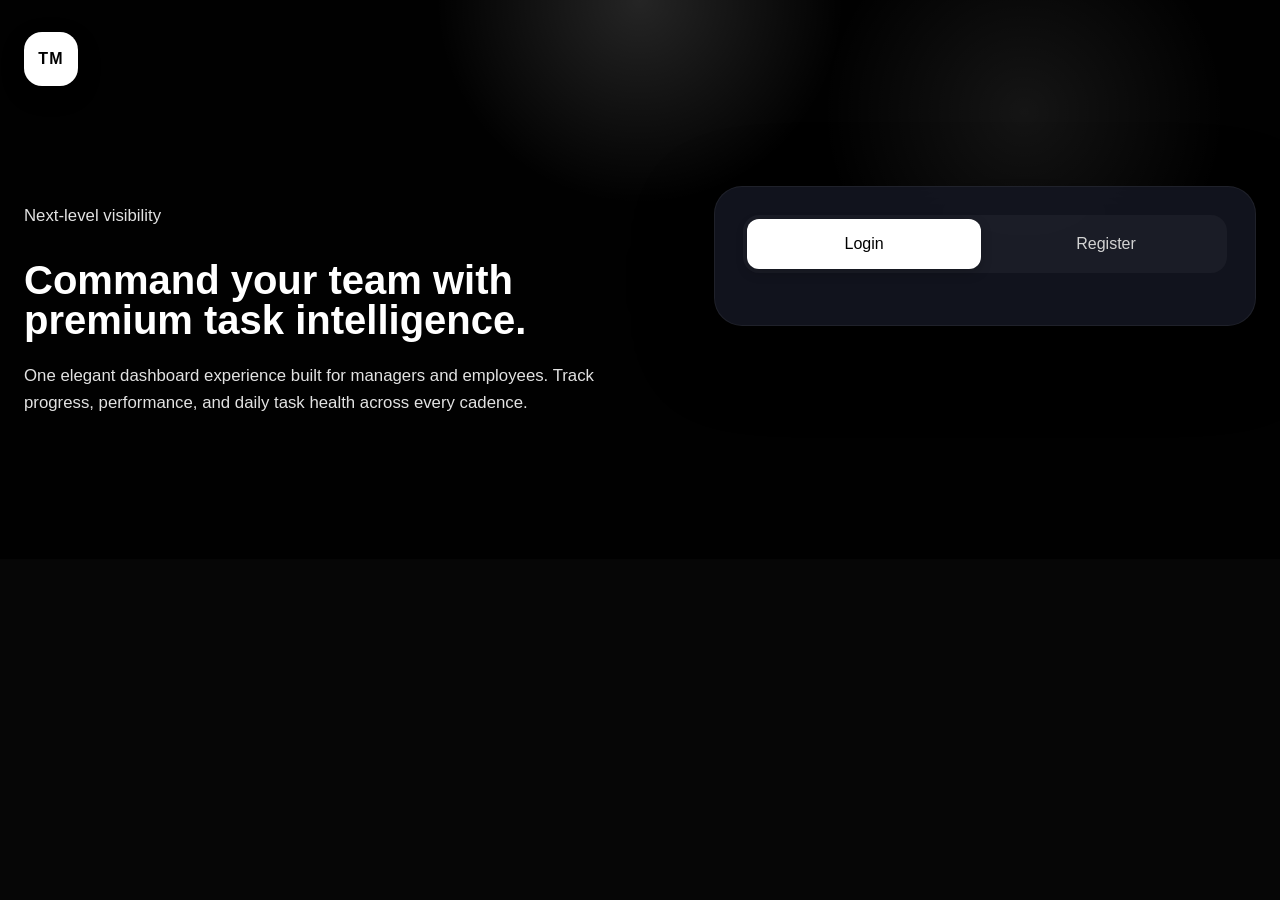
<file: index.html>
<!DOCTYPE html>
<html lang="en">
<head>
  <meta charset="UTF-8" />
  <meta name="viewport" content="width=device-width, initial-scale=1.0" />
  <title>TaskMatrix | Premium Task Management</title>
  <link rel="stylesheet" href="index.css" />
</head>
<body>
  <div class="app-shell">
    <header class="navbar">
      <div class="brand">
        <span class="brand-mark">TM</span>
      </div>
      <nav class="nav-links">
      </nav>
    </header>

    <main class="hero-section">
      <div class="hero-copy">
        <p class="eyebrow">Next-level visibility</p>
        <h2>Command your team with premium task intelligence.</h2>
        <p>One elegant dashboard experience built for managers and employees. Track progress, performance, and daily task health across every cadence.</p>
      </div>

      <div class="hero-panel">
        <div class="panel-card login-card">
          <div class="auth-tabs">
            <button class="tab-button active" id="login-tab">Login</button>
            <button class="tab-button" id="register-tab">Register</button>
          </div>
          <div class="auth-container" id="auth-container">
            <form class="auth-form login-form" id="login-form">
              <div class="input-group">
                <label for="login-email">Email</label>
                <input id="login-email" type="email" placeholder="your@email.com" />
              </div>
              <div class="input-group">
                <label for="login-password">Password</label>
                <input id="login-password" type="password" placeholder="••••••••" />
              </div>
              <button type="submit" class="button button-primary">Login</button>
            </form>
            <form class="auth-form register-form" id="register-form">
              <div class="input-group">
                <label for="register-name">Full Name</label>
                <input id="register-name" type="text" placeholder="John Doe" />
              </div>
              <div class="input-group">
                <label for="register-email">Email</label>
                <input id="register-email" type="email" placeholder="your@email.com" />
              </div>
              <div class="input-group">
                <label for="register-password">Password</label>
                <input id="register-password" type="password" placeholder="••••••••" />
              </div>
              <button type="submit" class="button button-primary">Register</button>
            </form>
          </div>
        </div>
      </div>
    </main>








  </div>
</body>
</html>
</file>
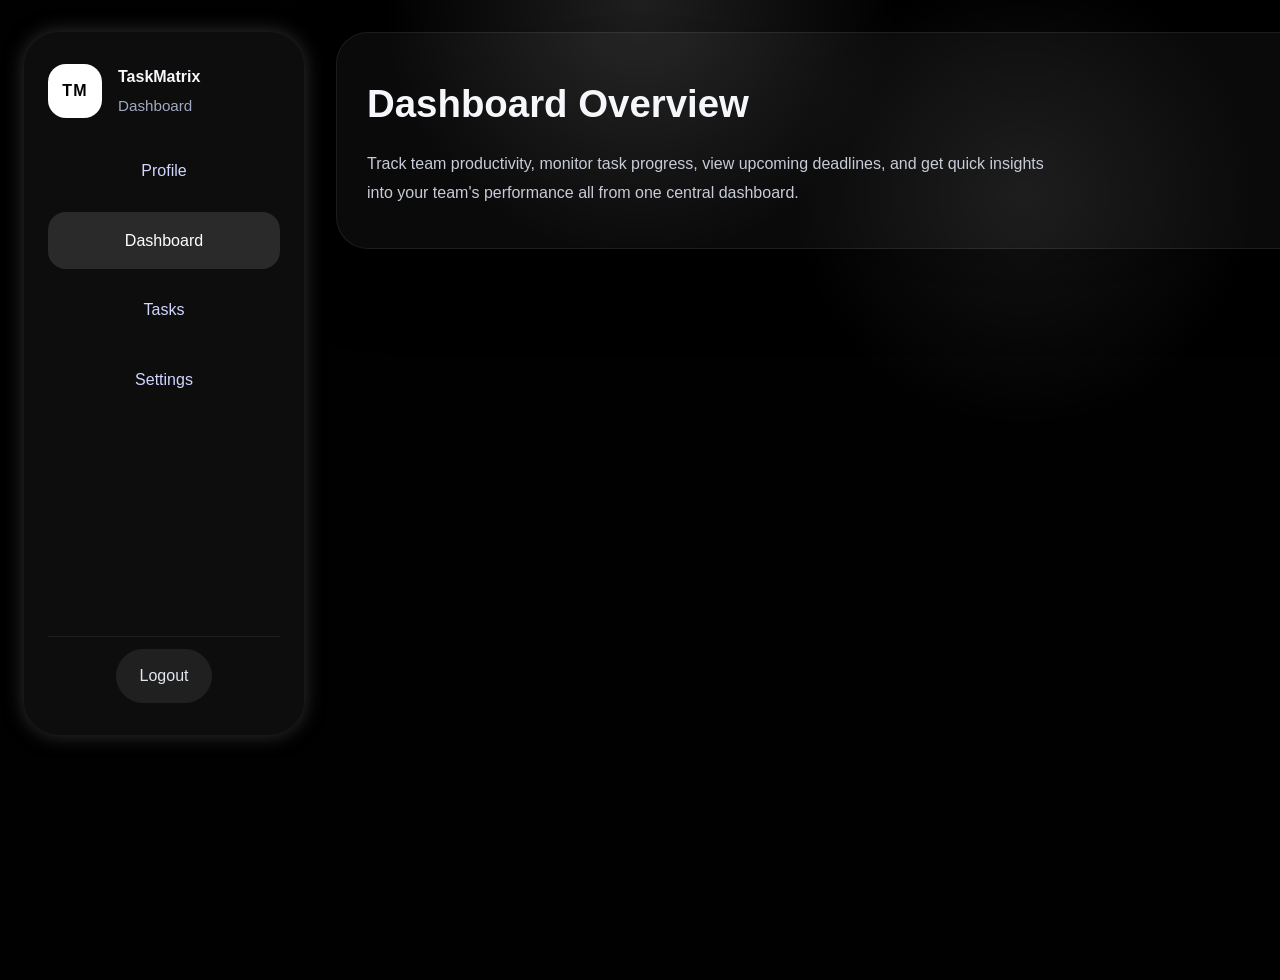
<file: dashboard.html>
<!DOCTYPE html>
<html lang="en">
<head>
  <meta charset="UTF-8" />
  <meta name="viewport" content="width=device-width, initial-scale=1.0" />
  <title>TaskMatrix | Dashboard</title>
  <link rel="stylesheet" href="dashboard.css" />
</head>
<body>
  <div class="app-shell">
    <aside class="sidebar">
      <input id="nav-toggle" type="checkbox" class="nav-toggle-input" />
      <div class="sidebar-top">
        <div class="brand">
       <a href="home.html">  <span class="brand-mark">TM</span></a>
          <div class="brand-copy">
            <span class="brand-title">TaskMatrix</span>
            <span class="brand-subtitle">Dashboard</span>
          </div>
        </div>

        <label for="nav-toggle" class="nav-toggle-btn" aria-label="Toggle menu">
          <span></span>
          <span></span>
          <span></span>
        </label>
      </div>

      <nav class="nav-links">
        <a href="profile.html" ><span>Profile</span></a>
      <a href="dashboard.html" class="active"><span>Dashboard</span></a>
        <a href="tasks.html" ><span>Tasks</span></a>
        <a href="#settings"><span>Settings</span></a>
      </nav>

<div class="footer_empty"></div>  

      <div class="sidebar-footer">
        <button class="button button-secondary">Logout</button>
      </div>
    </aside>

    <main class="main-content">
      <section class="empty-state">
        <h1>Dashboard Overview</h1>
        <p>Track team productivity, monitor task progress, view upcoming deadlines, and get quick insights into your team's performance all from one central dashboard.</p>
      </section>

    
    </main>
  </div>
</body>
</html>
</file>
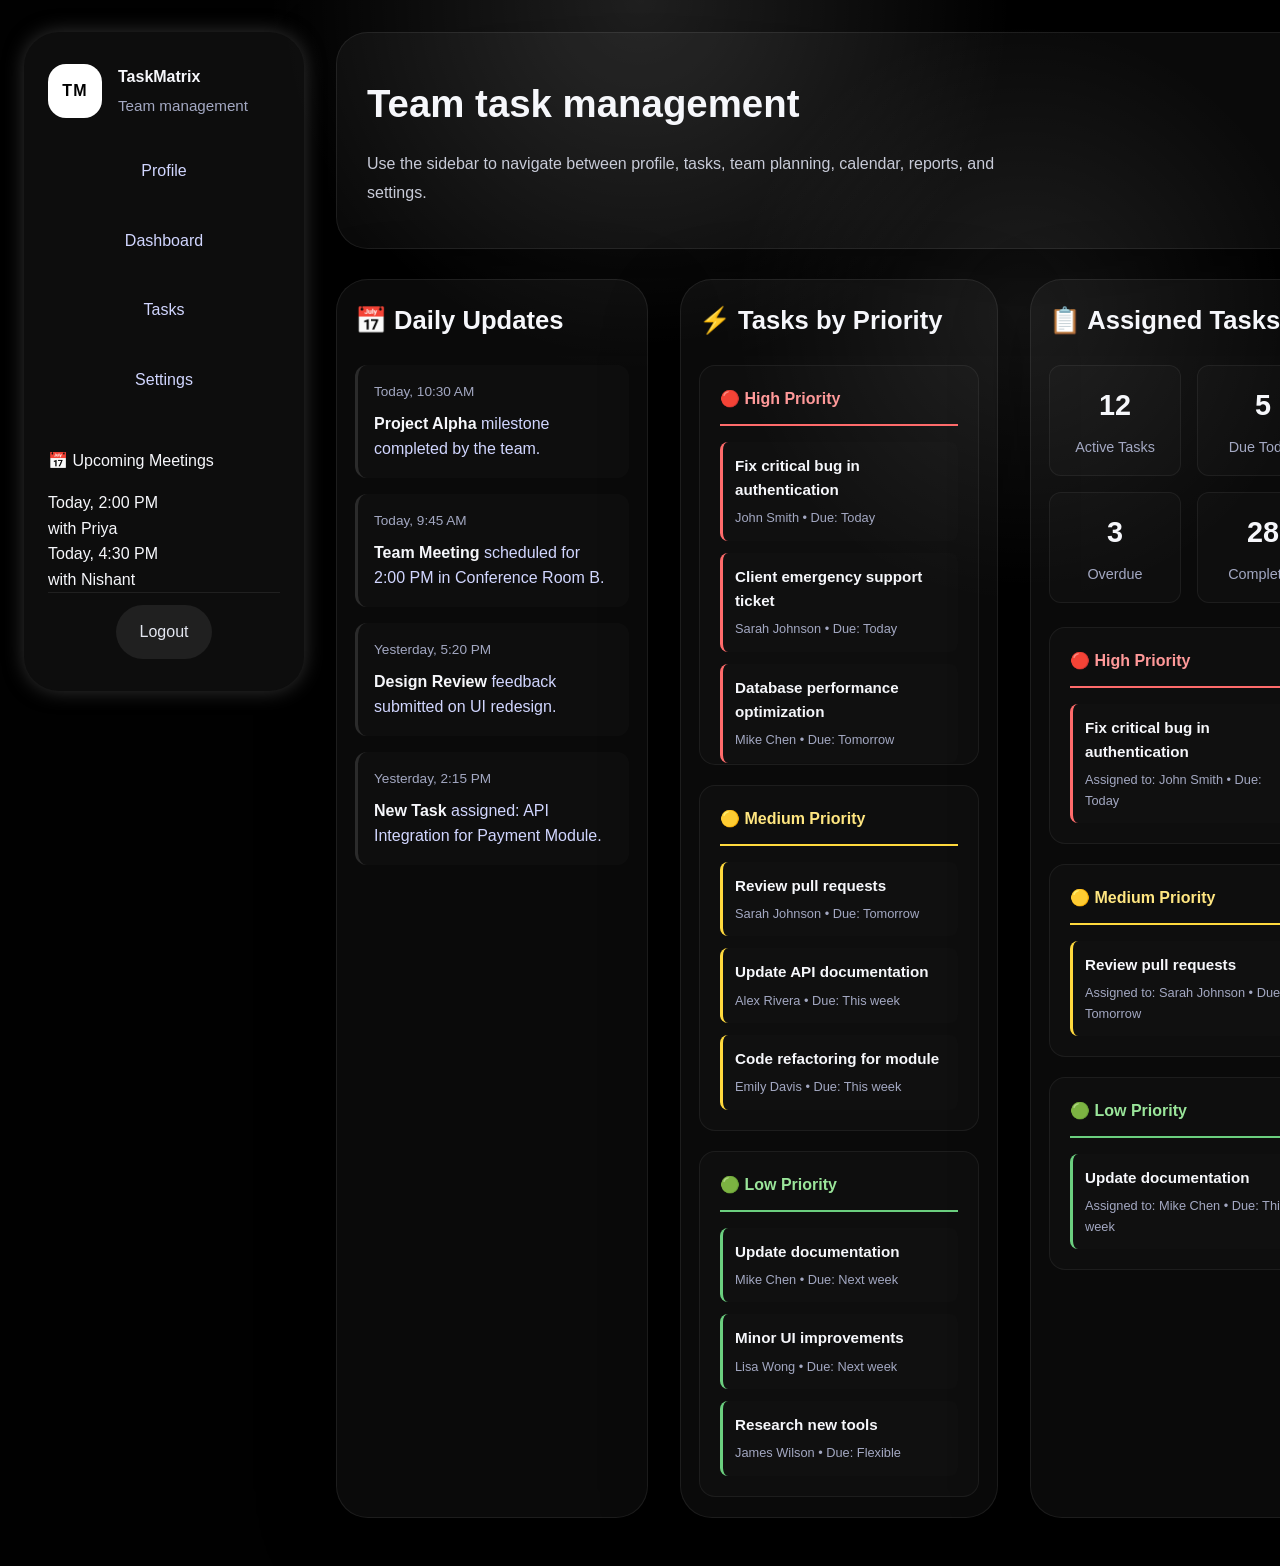
<file: home.html>
<!DOCTYPE html>
<html lang="en">
<head>
  <meta charset="UTF-8" />
  <meta name="viewport" content="width=device-width, initial-scale=1.0" />
  <title>TaskMatrix | Home</title>
  <link rel="stylesheet" href="home.css" />
</head>
<body>
  <div class="app-shell">
    <aside class="sidebar">
      <input id="nav-toggle" type="checkbox" class="nav-toggle-input" />
      <div class="sidebar-top">
        <div class="brand">
       <a href="home.html">  <span class="brand-mark">TM</span></a>
          <div class="brand-copy">
            <span class="brand-title">TaskMatrix</span>
            <span class="brand-subtitle">Team management</span>
          </div>
        </div>

        <label for="nav-toggle" class="nav-toggle-btn" aria-label="Toggle menu">
          <span></span>
          <span></span>
          <span></span>
        </label>
      </div>

      <nav class="nav-links">
        <a href="profile.html" ><span>Profile</span></a>
      <a href="dashboard.html"><span>Dashboard</span></a>
        <a href="tasks.html" ><span>Tasks</span></a>
        <a href="#settings"><span>Settings</span></a>
      </nav>




<div class="meetings-update">
  <div class="meetings-header">
    <p>📅 Upcoming Meetings</p>
    
  </div>
  <div class="meetings-list">
    <div class="meeting-item">
      <div class="meeting-time">Today, 2:00 PM</div>
      <div class="meeting-with">with Priya</div>
    </div>
    <div class="meeting-item">
      <div class="meeting-time">Today, 4:30 PM</div>
      <div class="meeting-with">with Nishant</div>
    </div>
  </div>

      <div class="sidebar-footer">
        <button class="button button-secondary">Logout</button>
      </div>

      
    </aside>

    <main class="main-content">
      <section class="empty-state">
        <h1>Team task management</h1>
        <p>Use the sidebar to navigate between profile, tasks, team planning, calendar, reports, and settings.</p>
      </section>

      <div class="sections-container">
        <section class="daily-updates">
        <h2>📅 Daily Updates</h2>
        <div class="updates-list">
            <div class="update-item">
              <div class="update-time">Today, 10:30 AM</div>
        <p><strong>Project Alpha</strong> milestone completed by the team.</p>
            </div>
           <div class="update-item">
              <div class="update-time">Today, 9:45 AM</div>
      <p><strong>Team Meeting</strong> scheduled for 2:00 PM in Conference Room B.</p>
            </div>
            <div class="update-item">
              <div class="update-time">Yesterday, 5:20 PM</div>
          <p><strong>Design Review</strong> feedback submitted on UI redesign.</p>
            </div>
                   <div class="update-item">
                        <div class="update-time">Yesterday, 2:15 PM</div>
               <p><strong>New Task</strong> assigned: API Integration for Payment Module.</p>
            </div>
          </div>
      </section>

      <section class="priority-tasks">
        <h2>⚡ Tasks by Priority</h2>
        <div class="priority-container">
          <div class="priority-column high-priority">
            <div class="priority-header">🔴 High Priority</div>
            <div class="priority-items">
              <div class="priority-item">
                  <h4>Fix critical bug in authentication</h4>
                <p>John Smith • Due: Today</p>
              </div>
              <div class="priority-item">
                <h4>Client emergency support ticket</h4>
                <p>Sarah Johnson • Due: Today</p>
              </div>
              <div class="priority-item">
                <h4>Database performance optimization</h4>
                <p>Mike Chen • Due: Tomorrow</p>
              </div>
            </div>
          </div>

          <div class="priority-column medium-priority">
            <div class="priority-header">🟡 Medium Priority</div>
            <div class="priority-items">
              <div class="priority-item">
                <h4>Review pull requests</h4>
                <p>Sarah Johnson • Due: Tomorrow</p>
              </div>
              <div class="priority-item">
                <h4>Update API documentation</h4>
                <p>Alex Rivera • Due: This week</p>
              </div>
              <div class="priority-item">
                <h4>Code refactoring for module</h4>
                <p>Emily Davis • Due: This week</p>
              </div>
            </div>
          </div>

          <div class="priority-column low-priority">
            <div class="priority-header">🟢 Low Priority</div>
            <div class="priority-items">
              <div class="priority-item">
                <h4>Update documentation</h4>
                <p>Mike Chen • Due: Next week</p>
              </div>
              <div class="priority-item">
                <h4>Minor UI improvements</h4>
                <p>Lisa Wong • Due: Next week</p>
              </div>
              <div class="priority-item">
                <h4>Research new tools</h4>
                <p>James Wilson • Due: Flexible</p>
              </div>
            </div>
          </div>
        </div>
      </section>

      <section class="assigned-tasks">
        <h2>📋 Assigned Tasks</h2>
        <div class="tasks-summary">
          <div class="task-stat">
            <div class="stat-number">12</div>
            <div class="stat-label">Active Tasks</div>
          </div>
          <div class="task-stat">
            <div class="stat-number">5</div>
            <div class="stat-label">Due Today</div>
          </div>
          <div class="task-stat">
            <div class="stat-number">3</div>
            <div class="stat-label">Overdue</div>
          </div>
          <div class="task-stat">
            <div class="stat-number">28</div>
            <div class="stat-label">Completed</div>
          </div>
        </div>
        <div class="priority-container">
          <div class="priority-column high-priority">
            <div class="priority-header">🔴 High Priority</div>
            <div class="priority-items">
              <div class="priority-item">
                <h4>Fix critical bug in authentication</h4>
                <p>Assigned to: John Smith • Due: Today</p>
              </div>
            </div>
          </div>
          <div class="priority-column medium-priority">
            <div class="priority-header">🟡 Medium Priority</div>
            <div class="priority-items">
              <div class="priority-item">
                <h4>Review pull requests</h4>
                <p>Assigned to: Sarah Johnson • Due: Tomorrow</p>
              </div>
            </div>
          </div>
          <div class="priority-column low-priority">
            <div class="priority-header">🟢 Low Priority</div>
            <div class="priority-items">
              <div class="priority-item">
                <h4>Update documentation</h4>
                <p>Assigned to: Mike Chen • Due: This week</p>
              </div>
            </div>
          </div>
        </div>
      </section>
      </div>
</file>
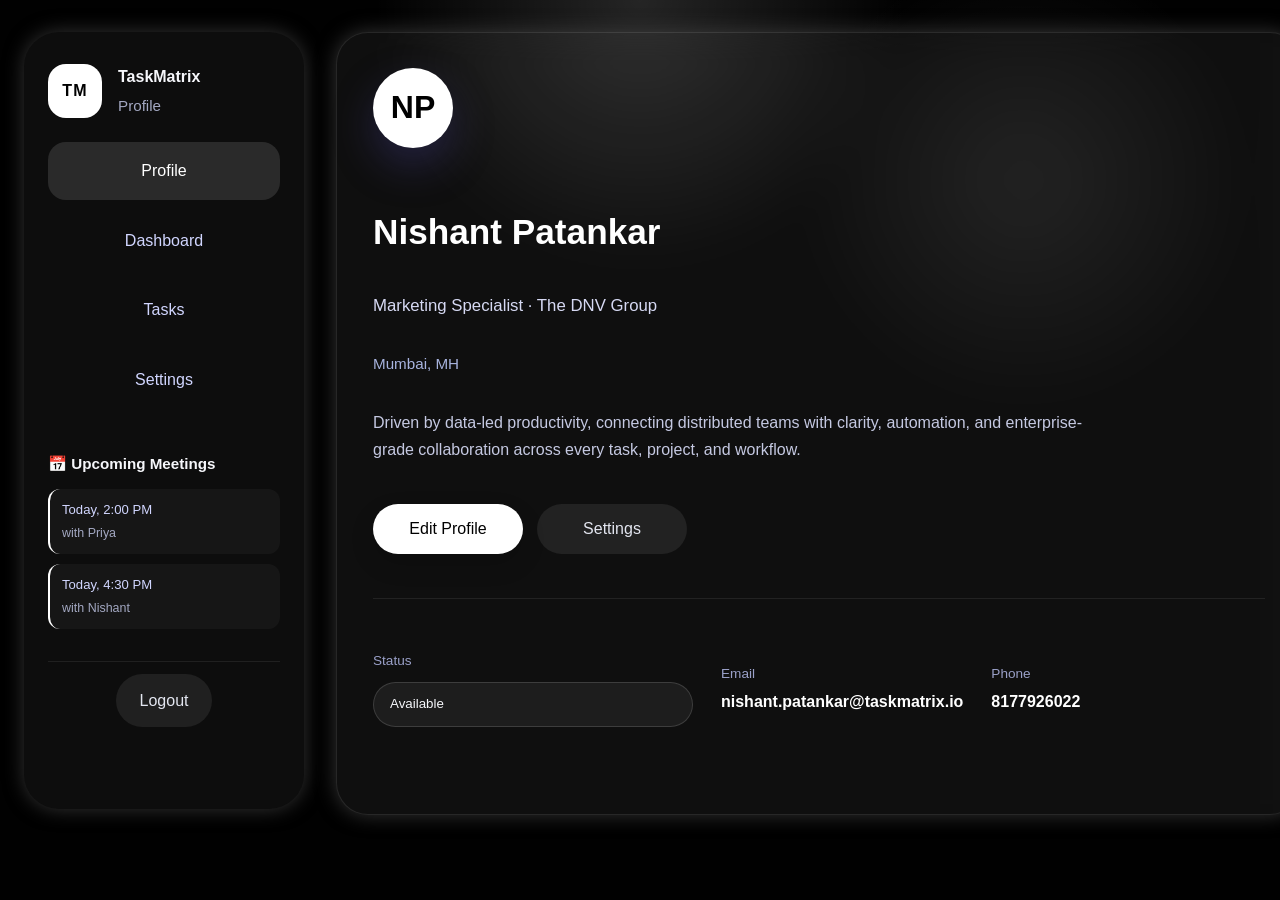
<file: profile.html>
<!DOCTYPE html>
<html lang="en">
<head>
  <meta charset="UTF-8" />
  <meta name="viewport" content="width=device-width, initial-scale=1.0" />
  <title>TaskMatrix | Profile</title>
  <link rel="stylesheet" href="profile.css" />
</head>
<body>
  <div class="app-shell">
    <aside class="sidebar">
      <input id="nav-toggle" type="checkbox" class="nav-toggle-input" />
      <div class="sidebar-top">
        <div class="brand">
          <a href="home.html"><span class="brand-mark">TM</span></a>
          <div class="brand-copy">
            <span class="brand-title">TaskMatrix</span>
            <span class="brand-subtitle">Profile</span>
          </div>
        </div>

        <label for="nav-toggle" class="nav-toggle-btn" aria-label="Toggle menu">
          <span></span>
          <span></span>
          <span></span>
        </label>
      </div>

      <nav class="nav-links">
        <a href="profile.html" class="active"><span>Profile</span></a>
        <a href="dashboard.html"><span>Dashboard</span></a>
        <a href="tasks.html"><span>Tasks</span></a>
        <a href="#settings"><span>Settings</span></a>
      </nav>
 

<div class="meetings-update">
  <div class="meetings-header">
    <p>📅 Upcoming Meetings</p>
    
  </div>
  <div class="meetings-list">
    <div class="meeting-item">
      <div class="meeting-time">Today, 2:00 PM</div>
      <div class="meeting-with">with Priya</div>
    </div>
    <div class="meeting-item">
      <div class="meeting-time">Today, 4:30 PM</div>
      <div class="meeting-with">with Nishant</div>
    </div>
  </div>

      <div class="sidebar-footer">
        <button class="button button-secondary">Logout</button>
      </div>
    </aside>

    <main class="profile-content">
      <section class="profile-hero">
        <div class="profile-header-wrapper">
          <div class="profile-intro">
            <div class="avatar-wrapper">
              <div class="avatar">NP</div>
            </div>
            <div class="intro-content">
              <h1>Nishant Patankar</h1>
              <p class="profile-subtitle">Marketing Specialist · The DNV Group</p>
              <p class="profile-meta">Mumbai, MH</p>
              <p class="profile-bio">Driven by data-led productivity, connecting distributed teams with clarity, automation, and enterprise-grade collaboration across every task, project, and workflow.</p>
              <div class="intro-actions">
                <button class="button button-primary">Edit Profile</button>
                <button class="button button-secondary">Settings</button>
              </div>
            </div>
            <div class="intro-contact">
              <div class="status-field">
                <label for="status-select">Status</label>
                <select id="status-select" class="status-dropdown">
                  <option value="available" selected>Available</option>
                  <option value="busy">Busy</option>
                  <option value="away">Away</option>
                  <option value="do-not-disturb">Do Not Disturb</option>
                  <option value="offline">Offline</option>
               </select>
              </div>
              <div class="contact-item">
                <span>Email</span>
                <strong>nishant.patankar@taskmatrix.io</strong>
              </div>
              <div class="contact-item">
                <span>Phone</span>
                <strong>8177926022</strong>
              </div>
            </div>
          </div>
        </div>

</section>
</main>
</div>
</body>
</html>
</file>
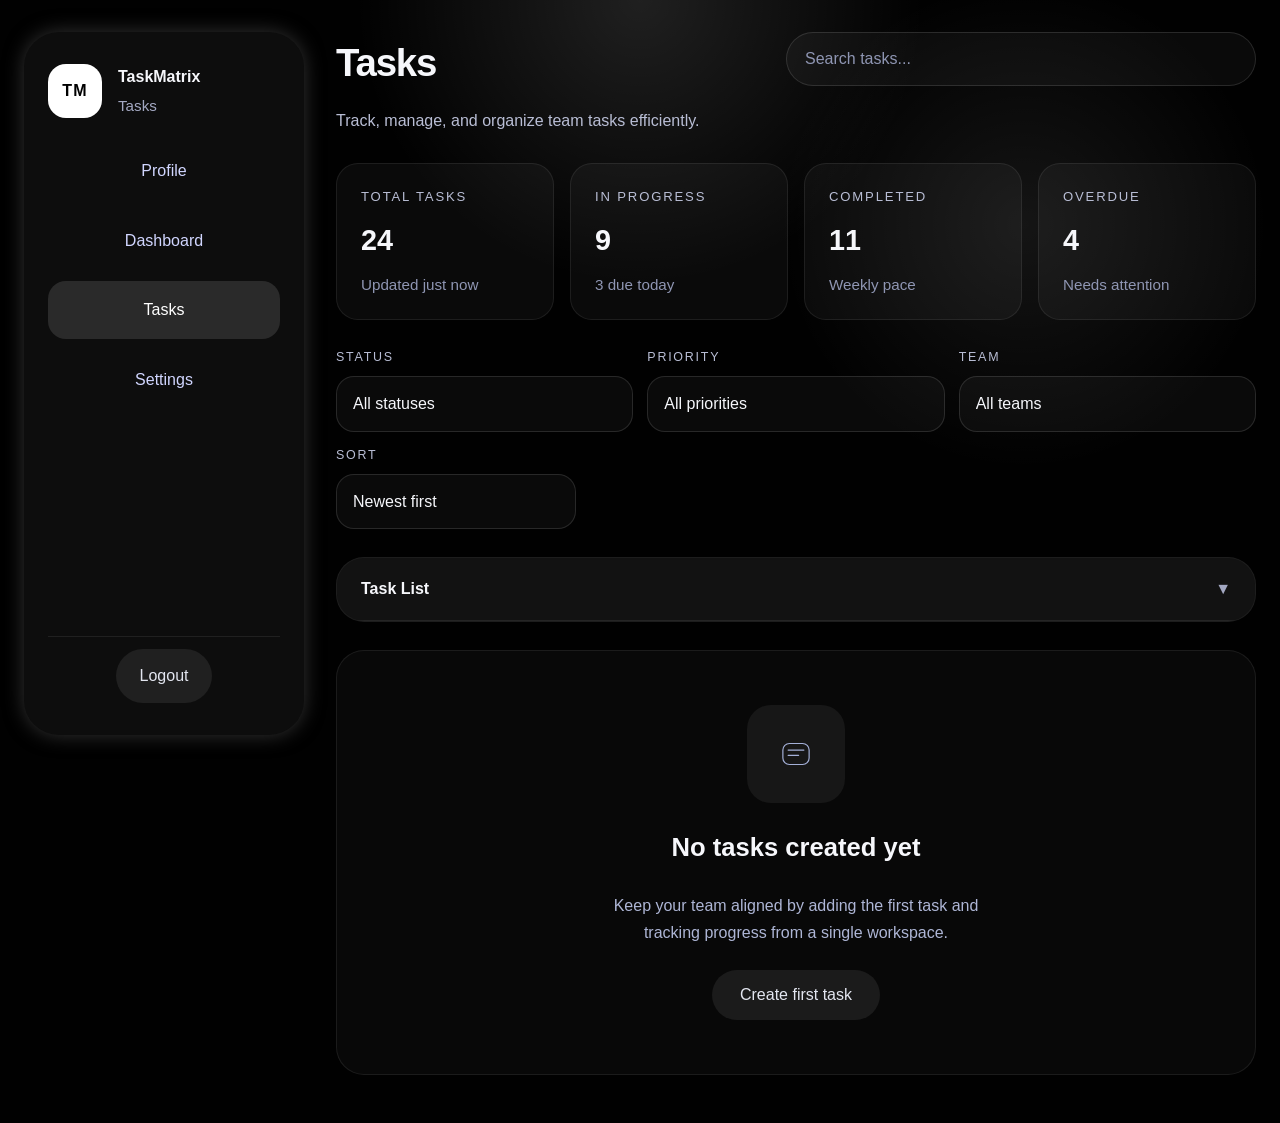
<file: tasks.html>
<!DOCTYPE html>
<html lang="en">
<head>
  <meta charset="UTF-8" />
  <meta name="viewport" content="width=device-width, initial-scale=1.0" />
  <title>TaskMatrix | Tasks</title>
  <link rel="stylesheet" href="tasks.css" />
</head>
<body>
  <div class="app-shell">
    <aside class="sidebar">
      <input id="nav-toggle" type="checkbox" class="nav-toggle-input" />
      <div class="sidebar-top">
        <div class="brand">
          <a href="home.html"><span class="brand-mark">TM</span></a>
          <div class="brand-copy">
            <span class="brand-title">TaskMatrix</span>
            <span class="brand-subtitle">Tasks</span>
          </div>
        </div>

        <label for="nav-toggle" class="nav-toggle-btn" aria-label="Toggle menu">
          <span></span>
          <span></span>
          <span></span>
        </label>
      </div>

      <nav class="nav-links">
        <a href="profile.html"><span>Profile</span></a>
        <a href="dashboard.html"><span>Dashboard</span></a>
        <a href="tasks.html" class="active"><span>Tasks</span></a>
        <a href="#settings"><span>Settings</span></a>
      </nav>

      <div class="footer_empty"></div>  
      <div class="sidebar-footer">
        <button class="button button-secondary">Logout</button>
      </div>
    </aside>

    <main class="main-content">
      <section class="page-top">
        <div class="page-copy">
          <h1>Tasks</h1>
          <p class="page-description">Track, manage, and organize team tasks efficiently.</p>
        </div>

        <div class="page-actions">
          <label class="search-field" for="task-search">
            <span class="visually-hidden">Search tasks</span>
            <input id="task-search" type="search" placeholder="Search tasks..." />
          </label>
        </div>
      </section>

      <section class="overview-strip" aria-label="Task overview stats">
        <div class="overview-item">
          <span class="overview-label">Total Tasks</span>
          <span class="overview-value">24</span>
          <span class="overview-note">Updated just now</span>
        </div>
        <div class="overview-item">
          <span class="overview-label">In Progress</span>
          <span class="overview-value">9</span>
          <span class="overview-note">3 due today</span>
        </div>
        <div class="overview-item">
          <span class="overview-label">Completed</span>
          <span class="overview-value">11</span>
          <span class="overview-note">Weekly pace</span>
        </div>
        <div class="overview-item">
          <span class="overview-label">Overdue</span>
          <span class="overview-value">4</span>
          <span class="overview-note">Needs attention</span>
        </div>
      </section>

      <section class="filters-row" aria-label="Task filters">
        <div class="filter-field">
          <label for="status-filter">Status</label>
          <select id="status-filter">
            <option>All statuses</option>
            <option>In Progress</option>
            <option>Completed</option>
            <option>Pending</option>
            <option>Review</option>
          </select>
        </div>
        <div class="filter-field">
          <label for="priority-filter">Priority</label>
          <select id="priority-filter">
            <option>All priorities</option>
            <option>High</option>
            <option>Medium</option>
            <option>Low</option>
          </select>
        </div>
        <div class="filter-field">
          <label for="team-filter">Team</label>
          <select id="team-filter">
            <option>All teams</option>
            <option>Design</option>
            <option>Engineering</option>
            <option>Product</option>
          </select>
        </div>
        <div class="filter-field sort-field">
          <label for="sort-filter">Sort</label>
          <select id="sort-filter">
            <option>Newest first</option>
            <option>Oldest first</option>
            <option>Due date</option>
            <option>Priority</option>
          </select>
        </div>
      </section>

      <details class="task-table-section" aria-label="Task list"><!-- 388 to 417-->
        <summary class="task-table-summary">Task List</summary>
        <div class="task-table-head" aria-hidden="true">
          <span class="task-column task-checkbox"></span>
          <span class="task-column task-info">Task</span>
          <span class="task-column task-priority">Priority</span>
          <span class="task-column task-status">Status</span>
          <span class="task-column task-owner">Owner</span>
          <span class="task-column task-due">Due</span>
          <span class="task-column task-options"></span>
        </div>

        <ul class="task-list">
          <li class="task-row">
            <label class="task-checkbox">
              <input type="checkbox" />
            </label>
            <div class="task-info">
              <span class="task-title">Work on Website SEO</span>
              <span class="task-note">Complete the SEO tasks and report to rahul sir.</span>
            </div>
            <span class="task-badge priority-high">High</span>
            <span class="status-pill status-in-progress">In Progress</span>
            <span class="task-owner">
              <span class="avatar" data-color="1">NP</span>
              <span>Nishant</span>
            </span>
            <span class="due-date">May 28</span>
            <button class="more-action" aria-label="More options">⋯</button>
          </li>

         

         
        </ul>
      </details>

      <section class="empty-state task-empty-state" aria-label="Empty task state">
        <div class="empty-illustration" aria-hidden="true">
          <svg viewBox="0 0 64 64" xmlns="http://www.w3.org/2000/svg" role="img" aria-hidden="true">
            <rect x="12" y="16" width="40" height="32" rx="10" />
            <path d="M20 26h24M20 34h16" stroke-linecap="round" stroke-linejoin="round" />
          </svg>
        </div>
        <h2>No tasks created yet</h2>
        <p>Keep your team aligned by adding the first task and tracking progress from a single workspace.</p>
        <button class="button button-primary" type="button">Create first task</button>
      </section>
    </main>
</div>
</body>
</html>
</file>
<file: index.css>
:root {
  color-scheme: dark;
  font-family: 'Inter', 'Segoe UI', sans-serif;
  background: #060606;
  color: #f6f7fb;
  font-size: 16px;
  line-height: 1.6;
}

* {
  box-sizing: border-box;
}

html, body {
  margin: 0;
  min-height: 100%;
  scroll-behavior: smooth;
}

body {
  background: radial-gradient(circle at top, rgba(255, 255, 255, 0.14), transparent 24%),
              radial-gradient(circle at 80% 20%, rgba(255, 255, 255, 0.08), transparent 18%),
              #010101;
  animation: backgroundShift 15s ease-in-out infinite alternate;
}

@keyframes backgroundShift {
  0% {
    background: radial-gradient(circle at top, rgba(255, 255, 255, 0.14), transparent 24%),
                radial-gradient(circle at 80% 20%, rgba(255, 255, 255, 0.08), transparent 18%),
                #010101;
  }
  100% {
    background: radial-gradient(circle at top, rgba(255, 255, 255, 0.12), transparent 28%),
                radial-gradient(circle at 80% 20%, rgba(255, 255, 255, 0.06), transparent 22%),
                #010101;
  }
}

a {
  color: inherit;
  text-decoration: none;
}

button,
input,
label {
  font: inherit;
}

.app-shell {
  position: relative;
  max-width: 1320px;
  margin: 0 auto;
  padding: 32px 24px 64px;
}

.navbar {
  display: flex;
  align-items: center;
  justify-content: space-between;
  gap: 24px;
  margin-bottom: 40px;
}

.brand {
  display: flex;
  align-items: center;
  gap: 16px;
}

.brand-mark {
  display: inline-flex;
  align-items: center;
  justify-content: center;
  width: 54px;
  height: 54px;
  border-radius: 18px;
  background: #ffffff;
  color: #000;
  font-weight: 800;
  letter-spacing: 0.08em;
  transition: all 0.3s cubic-bezier(0.34, 1.56, 0.64, 1);
  box-shadow: 0 8px 24px rgba(0, 0, 0, 0.18);
}

.brand-mark:hover {
  transform: scale(1.1) translateY(-2px);
  box-shadow: 0 16px 40px rgba(0, 0, 0, 0.18);
}

.brand h1 {
  margin: 0;
  font-size: 1.4rem;
}

.brand p {
  margin: 4px 0 0;
  color: #d3d3d3;
  font-size: 0.95rem;
}

.nav-links {
  display: flex;
  gap: 28px;
  align-items: center;
  margin-left: auto;
}

.nav-links a {
  color: #e1e1e1;
  font-weight: 500;
  transition: color 0.3s ease;
  position: relative;
}

.nav-links a::after {
  content: '';
  position: absolute;
  bottom: -4px;
  left: 0;
  width: 0;
  height: 2px;
  background: #ffffff;
  transition: width 0.3s ease;
}

.nav-links a:hover {
  color: #ffffff;
}

.nav-links a:hover::after {
  width: 100%;
}

.nav-action,
.button {
  display: inline-flex;
  align-items: center;
  justify-content: center;
  border: none;
  border-radius: 999px;
  padding: 14px 24px;
  cursor: pointer;
  transition: all 0.3s cubic-bezier(0.34, 1.56, 0.64, 1);
  position: relative;
  overflow: hidden;
}

.button::before {
  content: '';
  position: absolute;
  top: 0;
  left: -100%;
  width: 100%;
  height: 100%;
  background: linear-gradient(90deg, transparent, rgba(255,255,255,0.08), transparent);
  transition: left 0.5s ease;
}

.button:hover::before {
  left: 100%;
}

.nav-action,
.button-secondary {
  background: rgba(255, 255, 255, 0.08);
  color: #e3e6f0;
  border: 1px solid rgba(255, 255, 255, 0.1);
  transition: all 0.3s ease;
}

.button-secondary:hover {
  background: rgba(255, 255, 255, 0.12);
  border-color: rgba(255, 255, 255, 0.2);
}

.button-primary {
  background: #ffffff;
  color: #000;
  box-shadow: 0 8px 24px rgba(0, 0, 0, 0.18);
}

.button-primary:hover {
  box-shadow: 0 12px 36px rgba(0, 0, 0, 0.22);
}

.button:hover,
.nav-action:hover,
.role-button:hover {
  transform: translateY(-2px);
}

.hero-section {
  display: grid;
  grid-template-columns: 1.1fr 0.9fr;
  gap: 28px;
  align-items: flex-start;
  margin-top: 100px;
  margin-bottom: 48px;
}

.hero-copy {
  max-width: 620px;
}

.hero-copy h2 {
  font-size: clamp(2.5rem, 3vw, 3.6rem);
  margin: 0 0 22px;
  line-height: 1.02;
  color: #ffffff;
}

.hero-copy p {
  max-width: 620px;
  color: #e2e2e2;
  margin-bottom: 30px;
  font-size: 1.05rem;
}

.hero-actions {
  display: flex;
  flex-wrap: wrap;
  gap: 14px;
  margin-bottom: 32px;
}



.hero-panel {
  display: grid;
  gap: 20px;
}

.panel-card {
  background: rgba(20, 22, 33, 0.88);
  border: 1px solid rgba(255, 255, 255, 0.06);
  border-radius: 28px;
  padding: 28px;
  backdrop-filter: blur(16px);
  box-shadow: 0 24px 80px rgba(0, 0, 0, 0.35);
  transition: all 0.4s cubic-bezier(0.34, 1.56, 0.64, 1);
  animation: slideUp 0.6s ease-out backwards;
}

@keyframes slideUp {
  from {
    opacity: 0;
    transform: translateY(30px);
  }
  to {
    opacity: 1;
    transform: translateY(0);
  }
}

.panel-card:hover {
  transform: translateY(-8px);
  border-color: rgba(255, 255, 255, 0.12);
  box-shadow: 0 32px 100px rgba(255, 255, 255, 0.12);
}

.login-card {
  display: grid;
  gap: 24px;
}

.auth-tabs {
  display: flex;
  gap: 8px;
  background: rgba(255, 255, 255, 0.04);
  border-radius: 16px;
  padding: 4px;
}

.tab-button {
  flex: 1;
  background: transparent;
  border: none;
  border-radius: 12px;
  padding: 12px 16px;
  color: #d3d3d3;
  font-weight: 500;
  cursor: pointer;
  transition: all 0.3s ease;
}

.tab-button.active {
  background: #ffffff;
  color: #000;
  box-shadow: 0 4px 12px rgba(0, 0, 0, 0.18);
}

.auth-container {
  position: relative;
  width: 100%;
  height: auto;
}

.auth-form {
  display: none;
  gap: 20px;
  transition: opacity 0.4s ease;
}

.auth-form.active {
  display: grid;
}


.input-group {
  display: grid;
  gap: 8px;
}

.input-group label {
  font-weight: 500;
  color: #d3d3d3;
}

.input-group input {
  background: rgba(255, 255, 255, 0.06);
  border: 1px solid rgba(255, 255, 255, 0.1);
  border-radius: 12px;
  padding: 14px 16px;
  color: #f6f7fb;
  transition: all 0.3s ease;
}

.input-group input:focus {
  outline: none;
  border-color: #ffffff;
  background: rgba(255, 255, 255, 0.14);
  box-shadow: 0 0 0 3px rgba(255, 255, 255, 0.12);
}

.auth-form button {
  width: 100%;
  margin-top: 8px;
}









@media (max-width: 1100px) {
  .hero-section,
  .hero-panel {
    grid-template-columns: 1fr;
  }

  .hero-section {
    grid-template-columns: 1fr;
  }

  .navbar {
    flex-direction: column;
    align-items: flex-start;
  }

  .nav-links {
    flex-wrap: wrap;
    gap: 16px;
  }
}

@media (max-width: 820px) {
  .app-shell {
    padding: 24px 18px 48px;
  }

  .hero-copy h2 {
    font-size: clamp(2rem, 6vw, 2.8rem);
  }

  .hero-panel {
    gap: 18px;
  }
}

@media (max-width: 640px) {
  .panel-card {
    padding: 24px;
  }

  .nav-links {
    flex-direction: column;
    width: 100%;
  }

  .hero-actions {
    flex-direction: column;
  }
}
</file>
<file: dashboard.css>
:root {
  color-scheme: dark;
  font-family: 'Inter', 'Segoe UI', sans-serif;
  background: #060606;
  color: #f6f7fb;
  font-size: 16px;
  line-height: 1.6;
}

* {
  box-sizing: border-box;
}

html,
body {
  margin: 0;
  min-height: 100%;
}

body {
  background: radial-gradient(circle at top, rgba(255, 255, 255, 0.12), transparent 22%),
    radial-gradient(circle at 80% 20%, rgba(255, 255, 255, 0.08), transparent 18%),
    #010101;
  color: #f6f7fb;
}

a {
  color: inherit;
  text-decoration: none;
}

button,
input,
label {
  font: inherit;
}

button {
  border: none;
  cursor: pointer;
}

.app-shell {
  display: grid;
  grid-template-columns: 280px 1fr;
  gap: 32px;
  max-width: 1320px;
  margin: 0 0 0 0;
  min-height: 100vh;
  padding: 32px 24px 48px;
  
}

.sections-container {
  display: grid;
  grid-template-columns: 1fr 1fr 1fr;
  gap: 32px;
  margin-top: 30px;
}

.sections-container section {
  margin-top: 0;
}

.dashboard-dropdown {
  margin-top: 30px;
  display: grid;
  grid-template-columns: repeat(3, minmax(280px, 1fr));
  gap: 24px;
  align-items: start;
}

.dashboard-details {
  background: rgba(255, 255, 255, 0.04);
  border: 1px solid rgba(255, 255, 255, 0.08);
  border-radius: 32px;
  box-shadow: 0 24px 80px rgba(0, 0, 0, 0.25);
  overflow: hidden;
  margin-bottom: 0;
}

.dashboard-details:last-child {
  margin-bottom: 0;
}

.dashboard-summary {
  display: flex;
  align-items: center;
  justify-content: space-between;
  width: 100%;
  padding: 22px 24px;
  cursor: pointer;
  font-size: clamp(1rem, 1.2vw, 1.2rem);
  font-weight: 600;
  color: #f6f7fb;
  background: rgba(255, 255, 255, 0.03);
  border: none;
}

.dashboard-summary::-webkit-details-marker {
  display: none;
}

.dashboard-summary::after {
  content: "▼";
  color: #a3a8c2;
  margin-left: 1rem;
  transition: transform 0.25s ease;
}

.dashboard-details[open] .dashboard-summary::after {
  transform: rotate(180deg);
}


.sidebar {
  background: rgba(255, 255, 255, 0.05);
  padding: 32px 24px;
  border-radius: 35px;
  display: grid;
  gap: 24px;
  position: sticky;
  box-shadow: 0 0 20px rgba(73, 73, 73, 0.7);
  top: 24px;
  height:fit-content;
  max-height: calc(100vh - 48px);
}


.sidebar-top {
  display: grid;
  gap: 22px;
}

.footer_empty{
  height: 180px;
}

.brand {
  display: flex;
  align-items: center;
  gap: 16px;
}

.brand-mark {
  display: inline-flex;
  align-items: center;
  justify-content: center;
  width: 54px;
  height: 54px;
  border-radius: 18px;
  background: #ffffff;
  color: #000;
  font-weight: 800;
  letter-spacing: 0.08em;
}

.brand-copy {
  display: grid;
  gap: 4px;
}

.brand-title {
  font-weight: 700;
}

.brand-subtitle {
  color: #a3a8c2;
  font-size: 0.95rem;
}

.nav-toggle-input {
  display: none;
}

.nav-toggle-btn {
  display: none;
  width: 44px;
  height: 44px;
  border-radius: 16px;
  border: 1px solid rgba(255, 255, 255, 0.14);
  background: rgba(255, 255, 255, 0.06);
  align-items: center;
  justify-content: center;
  cursor: pointer;
  transition: background 0.25s ease, transform 0.25s ease;
}

.nav-toggle-btn span {
  display: block;
  width: 22px;
  height: 2px;
  background: #f6f7fb;
  border-radius: 999px;
  margin: 4px 0;
  transition: transform 0.25s ease, opacity 0.25s ease;
}

.nav-toggle-input:checked + .nav-toggle-btn {
  background: rgba(255, 255, 255, 0.14);
}

.nav-toggle-input:checked + .nav-toggle-btn span:nth-child(1) {
  transform: translateY(6px) rotate(45deg);
}

.nav-toggle-input:checked + .nav-toggle-btn span:nth-child(2) {
  opacity: 0;
}

.nav-toggle-input:checked + .nav-toggle-btn span:nth-child(3) {
  transform: translateY(-6px) rotate(-45deg);
}

.nav-links {
  display: grid;
  gap: 12px;
}

.nav-links a {
  display: inline-flex;
  align-items: center;
  padding: 16px 18px;
  border-radius: 18px;
  background:transparent;
  color: #d1d6ff;
  font-weight: 500;
  transition: background-color 0.2s ease, color 0.2s ease;
}
.nav-links a.active,
.nav-links a:hover {
  background: rgba(255, 255, 255, 0.12);
  color: #ffffff;
}
.nav-links a:hover {
  background: rgba(255, 255, 255, 0.12);
  color: #ffffff;
  transform: translateY(-4px);
  transition: ease-in-out 0.5s;
}

.nav-links a {
  position: relative;
  display: grid;
  place-items: center;
}

.sidebar-footer {
  padding-top: 12px;
  display: grid;
  place-items: center;
  border-top: 1px solid rgba(255, 255, 255, 0.08);
}

.button,
.nav-action {
  display: inline-flex;
  align-items: center;
  justify-content: center;
  border-radius: 999px;
  padding: 14px 24px;
  transition: transform 0.2s ease, box-shadow 0.2s ease, background-color 0.2s ease;
}

.nav-links a.active,
.nav-links a:hover {
  background: rgba(255, 255, 255, 0.12);
  color: #ffffff;
}

.button,
.button-secondary {
  background: rgba(255, 255, 255, 0.08);
  color: #e3e6f0;
}

.button:hover,
.nav-action:hover {
  transform: translateY(-1px);
}

.main-content {
  display: grid;
  align-content: start;
  min-height: 100vh;
  width: 110%;
}

.empty-state {
  background: rgba(255, 255, 255, 0.04);
  border: 1px solid rgba(255, 255, 255, 0.08);
  border-radius: 32px;
  padding: 40px 30px;
  box-shadow: 0 24px 80px rgba(0, 0, 0, 0.25);
}

.empty-state h1 {
  margin: 0 0 16px;
  font-size: clamp(2rem, 3vw, 2.6rem);
}

.empty-state p {
  margin: 0;
  max-width: 680px;
  color: #c8cbd8;
  line-height: 1.8;
}




@media (max-width: 980px) {
  .app-shell {
    grid-template-columns: 1fr;
    padding: 24px 18px 40px;
  }

  .sidebar {
    position: relative;
    top: auto;
    width: 100%;
    min-width: auto;
  }

  .nav-toggle-btn {
    display: inline-flex;
  }

  .nav-links {
    max-height: 0;
    overflow: hidden;
    opacity: 0;
    pointer-events: none;
    transition: max-height 0.3s ease, opacity 0.3s ease, padding 0.3s ease;
  }

  .nav-toggle-input:checked ~ .nav-links {
    max-height: 600px;
    opacity: 1;
    pointer-events: auto;
    padding-bottom: 10px;
  }

  .sidebar-footer {
    max-height: 0;
    overflow: hidden;
    opacity: 0;
    transition: max-height 0.3s ease, opacity 0.3s ease;
  }

  .nav-toggle-input:checked ~ .sidebar-footer {
    max-height: 100px;
    opacity: 1;
  }

  .main-content{
    width: auto;
  }

  .daily-updates,
  .assigned-tasks,
  .priority-tasks,
  .team-metrics {
    padding: 28px 24px;
    margin-top: 24px;
  }

  .tasks-summary,
  .metrics-grid,
  .priority-container {
    grid-template-columns: repeat(2, 1fr);
  }



@media (max-width: 640px) {
  .sidebar {
    padding: 22px 18px;
  }

  .empty-state {
    padding: 28px 24px;
  }

  .daily-updates,
  .assigned-tasks,
  .priority-tasks,
  .team-metrics {
    padding: 24px 18px;
    margin-top: 18px;
  }

  .nav-links a {
    padding: 14px 16px;
  }

  .update-item {
    padding: 12px;
  }

  .task-item {
    padding: 12px;
  }

  .priority-item {
    padding: 10px;
  }

  .priority-column {
    max-height: 300px;
  }

  .priority-container {
    grid-template-columns: 1fr;
  }

 

  .metric-card {
    padding: 16px;
  }
}

@media (max-width: 520px) {
  .nav-links {
    grid-template-columns: repeat(4, minmax(0, 1fr));
    gap: 10px;
  }

  .nav-links a {
    justify-content: center;
    padding: 14px 0;
  }

  .nav-links a::before {
    margin-right: 0;
  }

  .nav-links a span {
    display: none;
  }
}
}
</file>
<file: home.css>
:root {
  color-scheme: dark;
  font-family: 'Inter', 'Segoe UI', sans-serif;
  background: #060606;
  color: #f6f7fb;
  font-size: 16px;
  line-height: 1.6;
}

* {
  box-sizing: border-box;
}

html,
body {
  margin: 0;
  min-height: 100%;
}

body {
  background: radial-gradient(circle at top, rgba(255, 255, 255, 0.12), transparent 22%),
    radial-gradient(circle at 80% 20%, rgba(255, 255, 255, 0.08), transparent 18%),
    #010101;
  color: #f6f7fb;
}

a {
  color: inherit;
  text-decoration: none;
}

button,
input,
label {
  font: inherit;
}

button {
  border: none;
  cursor: pointer;
}

.app-shell {
  display: grid;
  grid-template-columns: 280px 1fr;
  gap: 32px;
  max-width: 1320px;
  margin: 0 0 0 0;
  min-height: 100vh;
  padding: 32px 24px 48px;
  
}

.sections-container {
  display: grid;
  grid-template-columns: 1fr 1fr 1fr;
  gap: 32px;
 margin-top: 30px;
}

.sections-container section {
  margin-top: 0;
}


.sidebar {
  background: rgba(255, 255, 255, 0.05);
  padding: 32px 24px;
  border-radius: 35px;
  display: grid;
  gap: 24px;
  position: sticky;
  box-shadow: 0 0 20px rgba(73, 73, 73, 0.7);
  top: 24px;
  height:fit-content;
  max-height: calc(100vh - 48px);
}


.sidebar-top {
  display: grid;
  gap: 22px;
}

.brand {
  display: flex;
  align-items: center;
  gap: 16px;
}

.brand-mark {
  display: inline-flex;
  align-items: center;
  justify-content: center;
  width: 54px;
  height: 54px;
  border-radius: 18px;
  background: #ffffff;
  color: #000;
  font-weight: 800;
  letter-spacing: 0.08em;
}

.brand-copy {
  display: grid;
  gap: 4px;
}

.brand-title {
  font-weight: 700;
}

.brand-subtitle {
  color: #a3a8c2;
  font-size: 0.95rem;
}

.nav-toggle-input {
  display: none;
}

.nav-toggle-btn {
  display: none;
  width: 44px;
  height: 44px;
  border-radius: 16px;
  border: 1px solid rgba(255, 255, 255, 0.14);
  background: rgba(255, 255, 255, 0.06);
  align-items: center;
  justify-content: center;
  cursor: pointer;
  transition: background 0.25s ease, transform 0.25s ease;
}

.nav-toggle-btn span {
  display: block;
  width: 22px;
  height: 2px;
  background: #f6f7fb;
  border-radius: 999px;
  margin: 4px 0;
  transition: transform 0.25s ease, opacity 0.25s ease;
}

.nav-toggle-input:checked + .nav-toggle-btn {
  background: rgba(255, 255, 255, 0.14);
}

.nav-toggle-input:checked + .nav-toggle-btn span:nth-child(1) {
  transform: translateY(6px) rotate(45deg);
}

.nav-toggle-input:checked + .nav-toggle-btn span:nth-child(2) {
  opacity: 0;
}

.nav-toggle-input:checked + .nav-toggle-btn span:nth-child(3) {
  transform: translateY(-6px) rotate(-45deg);
}

.nav-links {
  display: grid;
  gap: 12px;
}

.nav-links a {
  display: inline-flex;
  align-items: center;
  padding: 16px 18px;
  border-radius: 18px;
  background:transparent;
  color: #d1d6ff;
  font-weight: 500;
  transition: background-color 0.2s ease, color 0.2s ease;
}

.nav-links a:hover {
  background: rgba(255, 255, 255, 0.12);
  color: #ffffff;
  transform: translateY(-4px);
  transition: ease-in-out 0.5s;
}

.nav-links a {
  position: relative;
  display: grid;
  place-items: center;
}


.sidebar-footer {
  padding-top: 12px;
  display: grid;
  place-items: center;
  border-top: 1px solid rgba(255, 255, 255, 0.08);
}

.button,
.nav-action {
  display: inline-flex;
  align-items: center;
  justify-content: center;
  border-radius: 999px;
  padding: 14px 24px;
  transition: transform 0.2s ease, box-shadow 0.2s ease, background-color 0.2s ease;
}

.button,
.button-secondary {
  background: rgba(255, 255, 255, 0.08);
  color: #e3e6f0;
}

.button:hover,
.nav-action:hover {
  transform: translateY(-1px);
}

.main-content {
  display: grid;
  align-content: start;
  min-height: 100vh;
  width: 110%;
}

.empty-state {
  background: rgba(255, 255, 255, 0.04);
  border: 1px solid rgba(255, 255, 255, 0.08);
  border-radius: 32px;
  padding: 40px 30px;
  box-shadow: 0 24px 80px rgba(0, 0, 0, 0.25);
}

.empty-state h1 {
  margin: 0 0 16px;
  font-size: clamp(2rem, 3vw, 2.6rem);
}

.empty-state p {
  margin: 0;
  max-width: 680px;
  color: #c8cbd8;
  line-height: 1.8;
}

.daily-updates,
.assigned-tasks,
.team-metrics {
  background: rgba(255, 255, 255, 0.04);
  border: 1px solid rgba(255, 255, 255, 0.08);
  border-radius: 32px;
  padding: 20px 18px;
  box-shadow: 0 24px 80px rgba(0, 0, 0, 0.25);
  margin-top: 32px;
}

.daily-updates h2,
.priority-tasks h2,
.assigned-tasks h2 {
  margin: 0 0 24px;
  font-size: clamp(1.3rem, 2vw, 1.8rem);
  font-weight: 600;
}

.updates-list {
  display: grid;
  gap: 16px;
}

.update-item {
  padding: 16px;
  background: rgba(255, 255, 255, 0.02);
  border-radius: 12px;
  border-left: 3px solid rgba(255, 255, 255, 0.12);
}

.update-time {
  font-size: 0.85rem;
  color: #a3a8c2;
  margin-bottom: 8px;
}

.update-item p {
  margin: 0;
  color: #d1d6ff;
  line-height: 1.6;
}

.update-item strong {
  color: #f6f7fb;
}

.priority-tasks {
  background: rgba(255, 255, 255, 0.04);
  border: 1px solid rgba(255, 255, 255, 0.08);
  border-radius: 32px;
  padding: 20px 18px;
  box-shadow: 0 24px 80px rgba(0, 0, 0, 0.25);
  margin-top: 0;
}

.priority-container {
  display: grid;
  grid-template-columns: repeat(auto-fit, minmax(280px, 1fr));
  gap: 20px;
}

.priority-column {
  background: rgba(255, 255, 255, 0.02);
  border: 1px solid rgba(255, 255, 255, 0.06);
  border-radius: 16px;
  padding: 20px;
  overflow-y: auto;
  max-height: 400px;
}

.priority-header {
  font-weight: 600;
  margin-bottom: 16px;
  padding-bottom: 12px;
  border-bottom: 2px solid rgba(255, 255, 255, 0.08);
  color: #f6f7fb;
}

.high-priority .priority-header {
  border-bottom-color: #ff6b6b;
  color: #ff9999;
}

.medium-priority .priority-header {
  border-bottom-color: #ffd93d;
  color: #ffe680;
}

.low-priority .priority-header {
  border-bottom-color: #6bcf7f;
  color: #9ae59a;
}

.priority-items {
  display: grid;
  gap: 12px;
}

.priority-item {
  background: rgba(255, 255, 255, 0.008);
  padding: 12px;
  border-radius: 8px;
  border-left: 3px solid rgba(255, 255, 255, 0.12);
}

.high-priority .priority-item {
  border-left-color: #ff6b6b;
}

.medium-priority .priority-item {
  border-left-color: #ffd93d;
}

.low-priority .priority-item {
  border-left-color: #6bcf7f;
}

.priority-item h4 {
  margin: 0 0 6px;
  font-size: 0.95rem;
  color: #f6f7fb;
}

.priority-item p {
  margin: 0;
  font-size: 0.8rem;
  color: #a3a8c2;
}

.tasks-summary {
  display: grid;
  grid-template-columns: repeat(auto-fit, minmax(120px, 1fr));
  gap: 16px;
  margin-bottom: 24px;
}

.task-stat {
  background: rgba(255, 255, 255, 0.02);
  border: 1px solid rgba(255, 255, 255, 0.06);
  border-radius: 12px;
  padding: 16px;
  text-align: center;
}


.task-stat:hover{
  transform: translateY(-5px);
  transition: ease-in-out 0.5s;
  box-shadow:0px 14px 25px 5px rgba(156, 156, 156, 0.25) ;
}

.stat-number {
  font-size: 1.8rem;
  font-weight: bold;
  color: #f6f7fb;
  margin-bottom: 8px;
}

.stat-label {
  font-size: 0.9rem;
  color: #a3a8c2;
}

.tasks-list {
  display: grid;
  gap: 12px;
}

.task-item {
  display: flex;
  align-items: flex-start;
  gap: 12px;
  padding: 16px;
  background: rgba(255, 255, 255, 0.02);
  border-radius: 12px;
  border: 1px solid rgba(255, 255, 255, 0.06);
}

.task-priority {
  width: 4px;
  height: 60px;
  border-radius: 999px;
  flex-shrink: 0;
}

.task-priority.high {
  background: #ff6b6b;
}

.task-priority.medium {
  background: #ffd93d;
}

.task-priority.low {
  background: #6bcf7f;
}

.task-details h4 {
  margin: 0 0 4px;
  font-size: 1rem;
  color: #f6f7fb;
}

.task-details p {
  margin: 0;
  font-size: 0.85rem;
  color: #a3a8c2;
}

.metrics-grid {
  display: grid;
  grid-template-columns: repeat(auto-fit, minmax(200px, 1fr));
  gap: 20px;
}

.metric-card {
  background: rgba(255, 255, 255, 0.02);
  border: 1px solid rgba(255, 255, 255, 0.06);
  border-radius: 12px;
  padding: 20px;
}

.metric-title {
  font-size: 0.95rem;
  color: #d1d6ff;
  margin-bottom: 12px;
  font-weight: 500;
}

.metric-bar {
  height: 8px;
  background: rgba(255, 255, 255, 0.08);
  border-radius: 999px;
  overflow: hidden;
  margin-bottom: 12px;
}

.metric-progress {
  height: 100%;
  background: linear-gradient(90deg, #6bcf7f, #4db66d);
  border-radius: 999px;
  transition: width 0.3s ease;
}

.metric-value {
  font-size: 0.85rem;
  color: #a3a8c2;
  text-align: right;
}

@media (max-width: 980px) {
  .app-shell {
    grid-template-columns: 1fr;
    padding: 24px 18px 40px;
  }

  .sidebar {
    position: relative;
    top: auto;
    width: 100%;
    min-width: auto;
  }

  .nav-toggle-btn {
    display: inline-flex;
  }

  .nav-links {
    max-height: 0;
    overflow: hidden;
    opacity: 0;
    pointer-events: none;
    transition: max-height 0.3s ease, opacity 0.3s ease, padding 0.3s ease;
  }

  .nav-toggle-input:checked ~ .nav-links {
    max-height: 600px;
    opacity: 1;
    pointer-events: auto;
    padding-bottom: 10px;
  }

  .sidebar-footer {
    max-height: 0;
    overflow: hidden;
    opacity: 0;
    transition: max-height 0.3s ease, opacity 0.3s ease;
  }

  .nav-toggle-input:checked ~ .sidebar-footer {
    max-height: 100px;
    opacity: 1;
  }

  .main-content{
    width: auto;
  }

  .daily-updates,
  .assigned-tasks,
  .priority-tasks,
  .team-metrics {
    padding: 28px 24px;
    margin-top: 24px;
  }

  .tasks-summary,
  .metrics-grid,
  .priority-container {
    grid-template-columns: repeat(2, 1fr);
  }
}

@media (max-width: 640px) {
  .sidebar {
    padding: 22px 18px;
  }

  .empty-state {
    padding: 28px 24px;
  }

  .daily-updates,
  .assigned-tasks,
  .priority-tasks,
  .team-metrics {
    padding: 24px 18px;
    margin-top: 18px;
  }

  .nav-links a {
    padding: 14px 16px;
  }

  .update-item {
    padding: 12px;
  }

  .task-item {
    padding: 12px;
  }

  .priority-item {
    padding: 10px;
  }

  .priority-column {
    max-height: 300px;
  }

  .priority-container {
    grid-template-columns: 1fr;
  }

  .metric-card {
    padding: 16px;
  }
}

@media (max-width: 520px) {
  .nav-links {
    grid-template-columns: repeat(4, minmax(0, 1fr));
    gap: 10px;
  }

  .nav-links a {
    justify-content: center;
    padding: 14px 0;
  }

  .nav-links a::before {
    margin-right: 0;
  }

  .nav-links a span {
    display: none;
  }
}
</file>
<file: profile.css>
:root {
  color-scheme: dark;
  font-family: 'Inter', 'Segoe UI', sans-serif;
  background: #060606;
  color: #f6f7fb;
  font-size: 16px;
  line-height: 1.6;
}

* {
  box-sizing: border-box;
}

html,
body {
  margin: 0;
  min-height: 100%;
  scroll-behavior: smooth;
}

body {
  background: radial-gradient(circle at top, rgba(255, 255, 255, 0.14), transparent 24%),
    radial-gradient(circle at 80% 20%, rgba(255, 255, 255, 0.08), transparent 18%),
    #010101;
  color: #f6f7fb;
}

a {
  color: inherit;
  text-decoration: none;
}

button,
input,
label {
  font: inherit;
}

button {
  border: none;
  cursor: pointer;
}

.app-shell {
  display: grid;
  grid-template-columns: 280px 1fr;
  gap: 32px;
  max-width: 1320px;
  margin: 0 0 0 0;
  min-height: 100vh;
  padding: 32px 24px 48px;
}

.sidebar {
  background: rgba(255, 255, 255, 0.05);
  padding: 32px 24px;
  border-radius: 35px;
  display: grid;
  gap: 24px;
  position: sticky;
  box-shadow: 0 0 20px rgba(73, 73, 73, 0.7);
  top: 24px;
  height: fit-content;
  max-height: calc(100vh - 48px);
}

.sidebar-top {
  display: grid;
  gap: 22px;
}


.meetings-update {
  margin: 20px 0 50px 0;
  display: grid;
  gap: 12px;
}

.meetings-header {
  display: flex;
  align-items: center;
  justify-content: space-between;
  gap: 12px;
}

.meetings-header p {
  margin: 0;
  font-weight: 600;
  color: #f6f7fb;
  font-size: 0.95rem;
}


.meetings-list {
  display: grid;
  gap: 10px;
}

.meeting-item {
  padding: 10px 12px;
  background: rgba(255, 255, 255, 0.04);
  border-radius: 12px;
  border-left: 2px solid #ffffff;
}

.meeting-time {
  font-size: 0.82rem;
  color: #d1d6ff;
  font-weight: 500;
  margin-bottom: 4px;
}

.meeting-with {
  font-size: 0.78rem;
  color: #a3a8c2;
}


.brand {
  display: flex;
  align-items: center;
  gap: 16px;
}

.brand-mark {
  display: inline-flex;
  align-items: center;
  justify-content: center;
  width: 54px;
  height: 54px;
  border-radius: 18px;
  background: #ffffff;
  color: #000;
  font-weight: 800;
  letter-spacing: 0.08em;
}

.brand-copy {
  display: grid;
  gap: 4px;
}

.brand-title {
  font-weight: 700;
}

.brand-subtitle {
  color: #a3a8c2;
  font-size: 0.95rem;
}

.nav-toggle-input {
  display: none;
}

.nav-toggle-btn {
  display: none;
  width: 44px;
  height: 44px;
  border-radius: 16px;
  border: 1px solid rgba(255, 255, 255, 0.14);
  background: rgba(255, 255, 255, 0.06);
  align-items: center;
  justify-content: center;
  cursor: pointer;
  transition: background 0.25s ease, transform 0.25s ease;
}

.nav-toggle-btn span {
  display: block;
  width: 22px;
  height: 2px;
  background: #f6f7fb;
  border-radius: 999px;
  margin: 4px 0;
  transition: transform 0.25s ease, opacity 0.25s ease;
}

.nav-toggle-input:checked + .nav-toggle-btn {
  background: rgba(255, 255, 255, 0.14);
}

.nav-toggle-input:checked + .nav-toggle-btn span:nth-child(1) {
  transform: translateY(6px) rotate(45deg);
}

.nav-toggle-input:checked + .nav-toggle-btn span:nth-child(2) {
  opacity: 0;
}

.nav-toggle-input:checked + .nav-toggle-btn span:nth-child(3) {
  transform: translateY(-6px) rotate(-45deg);
}

.nav-links {
  display: grid;
  gap: 12px;
  place-items: center;
}

.nav-links a {
  display: inline-flex;
  align-items: center;
  justify-content: center;
  padding: 16px 18px;
  border-radius: 18px;
  background: transparent;
  color: #d1d6ff;
  font-weight: 500;
  transition: background-color 0.2s ease, color 0.2s ease;
  width: 100%;
  text-align: center;
}

.nav-links a.active,
.nav-links a:hover {
  background: rgba(255, 255, 255, 0.12);
  color: #ffffff;
}

.sidebar-footer {
  padding-top: 12px;
  display: grid;
  place-items: center;
  border-top: 1px solid rgba(255, 255, 255, 0.08);
  margin-top: 20px;
}

.button,
.nav-action {
  display: inline-flex;
  align-items: center;
  justify-content: center;
  border-radius: 999px;
  padding: 14px 24px;
  transition: transform 0.2s ease, box-shadow 0.2s ease, background-color 0.2s ease;
}

.intro-actions .button{
  height:50px;
  width:150px;
}

.button,
.button-secondary {
  background: rgba(255, 255, 255, 0.08);
  color: #e3e6f0;
}


.button-primary {
  background: #ffffff;
  color: #000;
  box-shadow: 0 10px 24px rgba(0, 0, 0, 0.16);
}

.button:hover,
.nav-action:hover {
  transform: translateY(-1px);
}

.profile-content {
  display: grid;
  gap: 48px;
  width: 105%;
  height:87vh;
  margin-top:0px ;
}

.profile-hero {
  display: grid;
  gap: 32px;
}

.profile-header-wrapper {
  display: grid;
  gap: 0;
}

.profile-intro {
  background: rgba(255, 255, 255, 0.06);
  border: 1px solid rgba(255, 255, 255, 0.1);
  border-radius: 32px  32px 32px;
  padding: 0 36px 36px;
  backdrop-filter: blur(16px);
  display: grid;
      box-shadow: rgba(73, 73, 73, 0.7) 0px 0px 20px;
  gap: 24px;
}

.avatar-wrapper {
  margin-top: -30px;
  display: grid;
  place-items: start;
}

.avatar {
  width: 80px;
  height: 80px;
  border-radius: 68px;
  background: #ffffff;
  display: grid;
  place-items: center;
  font-size: 2rem;
  margin-top: 65px;
  font-weight: 800;
  color: #000000;
  box-shadow: 0 18px 40px rgba(60, 56, 120, 0.45);
}

.intro-content {
  display: grid;
  gap: 12px;
  margin-top: -70px;
}

.intro-content h1 {
  margin: 0;
  font-size: 2.2rem;
  color: #ffffff;
}

.profile-subtitle {
  color: #d6d9f3;
  margin: 0;
  font-size: 1.05rem;
}

.profile-meta {
  color: #a8b4df;
  margin: 0;
  font-size: 0.95rem;
}

.profile-bio {
  color: #c5c9e2;
  margin: 0;
  max-width: 720px;
  line-height: 1.7;
}

.intro-actions {
  display: flex;
  flex-wrap: wrap;
  gap: 14px;
  margin-top: 8px;
}

.intro-contact {
  display: flex;
  flex-wrap: wrap;
  gap: 28px;
  align-items: center;
  padding-top: -15px;
  border-top: 1px solid rgba(255, 255, 255, 0.08);
}

.contact-item {
  display: grid;
  gap: 4px;
}

.contact-item span {
  color: #9aa0c8;
  font-size: 0.85rem;
}

.contact-item strong {
  color: #ffffff;
}

.status-pill,
.chip,
.badge,
.integration-pill {
  display: inline-flex;
  align-items: center;
  justify-content: center;
  border-radius: 999px;
  padding: 9px 16px;
  font-size: 0.9rem;
  font-weight: 600;
}

.status-pill {
  background: rgba(52, 215, 143, 0.16);
  color: #b9f7d1;
}

.status-online {
  border: 1px solid rgba(52, 215, 143, 0.35);
}

.status-field {
  display: grid;
  gap: 10px;
  width: min(320px, 100%);
}

.status-label-row {
  display: flex;
  align-items: center;
  justify-content: space-between;
  gap: 12px;
}

.status-field label {
  color: #9aa0c8;
  font-size: 0.85rem;
}

.status-chip {
  display: inline-flex;
  align-items: center;
  gap: 10px;
  padding: 10px 14px;
  border-radius: 999px;
  font-weight: 600;
  font-size: 0.95rem;
  color: #fff;
  min-width: 150px;
  justify-content: center;
}

.status-dot {
  width: 10px;
  height: 10px;
  border-radius: 50%;
  display: inline-block;
  box-shadow: 0 0 0 4px rgba(255, 255, 255, 0.06);
}

.status-available {
  background: rgba(52, 215, 143, 0.15);
  color: #b9f7d1;
}

.status-available .status-dot {
  background: #34d78f;
}

.status-busy {
  background: rgba(255, 107, 107, 0.14);
  color: #ffb3b3;
}

.status-busy .status-dot {
  background: #ff6b6b;
}

.status-away {
  background: rgba(245, 193, 69, 0.16);
  color: #ffe3a2;
}

.status-away .status-dot {
  background: #f5c145;
}

.status-dnd {
  background: rgba(160, 85, 255, 0.14);
  color: #dcbaff;
}

.status-dnd .status-dot {
  background: #a055ff;
}

.status-offline {
  background: rgba(116, 123, 154, 0.18);
  color: #d3d5e5;
}

.status-offline .status-dot {
  background: #747b9a;
}

.status-select-wrap {
  position: relative;
}

.status-dropdown {
  width: 100%;
  background: rgba(255, 255, 255, 0.06);
  border: 1px solid rgba(255, 255, 255, 0.14);
  border-radius: 999px;
  color: #f6f7fb;
  padding: 12px 42px 12px 16px;
  line-height: 1.4;
  outline: none;
  appearance: none;
  cursor: pointer;
}

.status-dropdown option {
  background: #0b0c18;
  color: #ffffff;
}

.status-dropdown:focus {
  border-color: rgba(37, 0, 169, 0.7);
  box-shadow: 0 0 0 4px rgba(127, 92, 255, 0.12);
}

.status-dropdown-icon {
  position: absolute;
  right: 16px;
  top: 50%;
  transform: translateY(-50%);
  color: #c7cbe4;
  pointer-events: none;
  font-size: 0.9rem;
}

.chip,
.badge,
.integration-pill {
  background: rgba(255, 255, 255, 0.08);
  color: #d7d7f3;
}

.profile-stats-flow {
  display: grid;
  grid-template-columns: repeat(4, minmax(140px, 1fr));
  gap: 16px;
}

.stat-item {
  background: rgba(255, 255, 255, 0.04);
  border: 1px solid rgba(255, 255, 255, 0.08);
  border-radius: 20px;
  padding: 20px;
  display: grid;
  gap: 12px;
  text-align: center;
  backdrop-filter: blur(8px);
  transition: all 0.3s ease;
}

.stat-item:hover {
  background: rgba(255, 255, 255, 0.08);
  border-color: rgba(255, 255, 255, 0.15);
}

.stat-icon {
  font-size: 1.8rem;
}

.stat-item span {
  color: #9ea7cd;
  font-size: 0.85rem;
}

.stat-item strong {
  font-size: 1.5rem;
  color: #ffffff;
}

.profile-progress-section {
  display: grid;
  gap: 24px;
  background: rgba(255, 255, 255, 0.04);
  border: 1px solid rgba(255, 255, 255, 0.08);
  border-radius: 24px;
  padding: 28px;
  backdrop-filter: blur(8px);
}

.progress-item {
  display: grid;
  gap: 12px;
}

.profile-hero-actions {
  display: flex;
  flex-wrap: wrap;
  gap: 14px;
  justify-content: flex-start;
  margin-top: 24px;
}

.profile-metrics-card .overview-header,
.info-card .card-header {
  display: flex;
  align-items: center;
  justify-content: space-between;
  gap: 16px;
  margin-bottom: 24px;
}

.eyebrow {
  text-transform: uppercase;
  letter-spacing: 0.18em;
  font-size: 0.78rem;
  color: #7d84b5;
}

.profile-metrics-card h2,
.info-card h3,
.team-card h3 {
  margin: 0;
  font-size: 1.3rem;
}

.stat-grid {
  display: grid;
  grid-template-columns: repeat(2, minmax(120px, 1fr));
  gap: 16px;
}

.stat-card {
  padding: 18px;
  background: rgba(255, 255, 255, 0.04);
  border-radius: 22px;
}

.stat-card span {
  display: block;
  color: #9ea7cd;
  margin-bottom: 10px;
}

.stat-card strong {
  font-size: 1.4rem;
}

.stat-card.small {
  padding: 16px;
}

.analytics-bar {
  margin-top: 18px;
}

.analytics-label {
  display: flex;
  justify-content: space-between;
  align-items: center;
  margin-bottom: 10px;
  color: #d8dbf1;
}

.progress-track {
  height: 12px;
  border-radius: 999px;
  background: rgba(255, 255, 255, 0.08);
  overflow: hidden;
}

.progress-fill {
  height: 100%;
  border-radius: 999px;
  background: linear-gradient(90deg, #7f5cff, #42d8ff);
}

.progress-fill-92 {
  width: 92%;
}

.progress-fill-88 {
  width: 88%;
}

.tab-button {
  background: transparent;
  border: none;
  color: #d4d8f5;
  padding: 12px 18px;
  border-radius: 18px;
  cursor: pointer;
  transition: background 0.25s ease, color 0.25s ease;
}

.tab-button.active,
.tab-button:hover {
  background: rgba(255, 255, 255, 0.12);
  color: #ffffff;
}

.tab-panels {
  display: grid;
}

.tab-panel {
  display: none;
}

.tab-panel.active {
  display: block;
}

.overview-flow,
.personal-flow,
.teams-flow,
.prefs-flow,
.notif-flow,
.security-flow,
.activity-flow,
.integrations-flow,
.billing-flow {
  display: grid;
  gap: 28px;
}

.info-section {
  background: rgba(255, 255, 255, 0.04);
  border: 1px solid rgba(255, 255, 255, 0.08);
  border-radius: 24px;
  padding: 32px;
  backdrop-filter: blur(8px);
  transition: all 0.3s ease;
}

.info-section:hover {
  border-color: rgba(255, 255, 255, 0.12);
  background: rgba(255, 255, 255, 0.06);
}

.info-section.wide {
  grid-column: 1 / -1;
}

.info-section h3 {
  margin: 0 0 8px 0;
  font-size: 1.25rem;
  color: #ffffff;
}

.section-subtitle {
  margin: 0;
  color: #7d84b5;
  font-size: 0.9rem;
  margin-bottom: 20px;
}

.team-item {
  background: rgba(255, 255, 255, 0.04);
  border: 1px solid rgba(255, 255, 255, 0.08);
  border-radius: 20px;
  padding: 24px;
  backdrop-filter: blur(8px);
  display: grid;
  gap: 12px;
  transition: all 0.3s ease;
}

.team-item:hover {
  background: rgba(255, 255, 255, 0.08);
  border-color: rgba(255, 255, 255, 0.15);
  transform: translateY(-2px);
}

.team-item h3 {
  margin: 0;
  color: #ffffff;
}

.team-lead {
  color: #9aa0c8;
  font-size: 0.9rem;
}

.team-item p {
  margin: 0;
  color: #c7cbe4;
}

.teams-flow {
  display: grid;
  grid-template-columns: repeat(3, minmax(200px, 1fr));
  gap: 24px;
}

.info-fields {
  display: grid;
  grid-template-columns: repeat(2, minmax(200px, 1fr));
  gap: 28px;
}

.info-fields > div {
  display: grid;
  gap: 8px;
}

.info-fields label {
  color: #9aa0c8;
  font-size: 0.9rem;
}

.info-fields p {
  margin: 0;
  color: #ffffff;
}

.settings-grid {
  display: grid;
  grid-template-columns: repeat(2, minmax(200px, 1fr));
  gap: 24px;
}

.settings-grid div,
.billing-grid div {
  display: grid;
  gap: 8px;
}

.settings-grid span,
.billing-grid span {
  color: #9aa0c8;
  font-size: 0.9rem;
}

.settings-grid strong,
.billing-grid strong {
  color: #ffffff;
}

.session-items,
.timeline-items,
.invoice-items {
  display: grid;
  gap: 16px;
}

.session-items div,
.timeline-items li,
.invoice-items li {
  display: flex;
  justify-content: space-between;
  gap: 16px;
  color: #c6c9de;
  padding-bottom: 12px;
  border-bottom: 1px solid rgba(255, 255, 255, 0.05);
}

.timeline-items li:last-child,
.invoice-items li:last-child,
.session-items div:last-child {
  border-bottom: none;
}

.session-items strong,
.timeline-items strong,
.invoice-items strong {
  color: #ffffff;
}

.perf-stats {
  display: grid;
  grid-template-columns: repeat(2, minmax(100px, 1fr));
  gap: 16px;
}

.perf-stats div {
  display: grid;
  gap: 8px;
  padding: 16px;
  background: rgba(255, 255, 255, 0.03);
  border-radius: 16px;
}

.perf-stats span {
  color: #9ea7cd;
  font-size: 0.85rem;
}

.perf-stats strong {
  font-size: 1.3rem;
  color: #ffffff;
}

.detail-list,
.activity-list,
.invoice-list,
.session-list {
  list-style: none;
  margin: 0;
  padding: 0;
  display: grid;
  gap: 14px;
}

.detail-list li,
.activity-list li,
.invoice-list li,
.session-list div {
  display: flex;
  justify-content: space-between;
  gap: 16px;
  color: #c6c9de;
}

.detail-list.compact li {
  padding: 0;
}

.info-grid {
  grid-template-columns: repeat(2, minmax(220px, 1fr));
}

.info-grid .full-width {
  grid-column: 1 / -1;
}

.badge-row {
  display: flex;
  flex-wrap: wrap;
  gap: 10px;
}

.badge {
  background: rgba(255, 255, 255, 0.08);
  color: #d8dcf5;
  display: inline-flex;
  align-items: center;
  justify-content: center;
  border-radius: 999px;
  padding: 9px 16px;
  font-size: 0.9rem;
  font-weight: 600;
}

.integration-grid {
  display: grid;
  grid-template-columns: repeat(3, minmax(130px, 1fr));
  gap: 12px;
}

.integration-pill {
  background: rgba(255, 255, 255, 0.05);
  color: #e6e9ff;
  display: inline-flex;
  align-items: center;
  justify-content: center;
  border-radius: 999px;
  padding: 9px 16px;
  font-size: 0.9rem;
  font-weight: 600;
  border: 1px solid rgba(255, 255, 255, 0.1);
}

@media (max-width: 1120px) {
  .app-shell {
    grid-template-columns: 1fr;
  }

  .teams-flow {
    grid-template-columns: repeat(2, minmax(200px, 1fr));
  }

  .profile-stats-flow {
    grid-template-columns: repeat(2, minmax(140px, 1fr));
  }

  .info-fields,
  .settings-grid,
  .billing-grid {
    grid-template-columns: 1fr;
  }

  .perf-stats {
    grid-template-columns: repeat(2, minmax(100px, 1fr));
  }
}

@media (max-width: 720px) {
  .app-shell {
    padding: 20px 16px 32px;
  }

  .sidebar {
    position: relative;
    max-height: none;
  }

  .nav-toggle-btn {
    display: inline-flex;
  }

  .nav-links {
    display: none;
  }

  .nav-toggle-input:checked ~ .nav-links {
    display: grid;
  }

  .profile-tabs {
    grid-template-columns: 1fr;
  }

  .profile-stats-flow,
  .teams-flow {
    grid-template-columns: 1fr;
  }

  .info-section {
    padding: 20px;
  }

  .intro-contact {
    flex-direction: column;
    gap: 16px;
  }
}
</file>
<file: tasks.css>
:root {
  color-scheme: dark;
  font-family: 'Inter', 'Segoe UI', sans-serif;
  background: #060606;
  color: #f6f7fb;
  font-size: 16px;
  line-height: 1.6;
  --surface: rgba(255, 255, 255, 0.06);
  --surface-strong: rgba(255, 255, 255, 0.1);
  --border: rgba(255, 255, 255, 0.1);
  --muted: #aeb6d6;
  --text-muted: #b9bed5;
  --text-strong: #f6f7fb;
  --accent: #6570ff;
  --accent-soft: rgba(101, 112, 255, 0.18);
  --shadow-soft: 0 24px 60px rgba(0, 0, 0, 0.22);
}

* {
  box-sizing: border-box;
}

html,
body {
  margin: 0;
  min-height: 100%;
}

body {
  background: radial-gradient(circle at top, rgba(255, 255, 255, 0.12), transparent 22%),
    radial-gradient(circle at 80% 20%, rgba(255, 255, 255, 0.08), transparent 18%),
    #010101;
  color: var(--text-strong);
}

a {
  color: inherit;
  text-decoration: none;
}

button,
input,
label,
select {
  font: inherit;
}

.visually-hidden {
  position: absolute;
  width: 1px;
  height: 1px;
  padding: 0;
  margin: -1px;
  overflow: hidden;
  clip: rect(0, 0, 0, 0);
  white-space: nowrap;
  border: 0;
}

button {
  border: none;
  cursor: pointer;
}

input,
select {
  border: none;
  background: transparent;
  color: inherit;
}

button:focus-visible,
input:focus-visible,
select:focus-visible {
  outline: 2px solid rgba(101, 112, 255, 0.35);
  outline-offset: 2px;
}

.app-shell {
  display: grid;
  grid-template-columns: 280px 1fr;
  gap: 32px;
  max-width: 1320px;
  margin: 0 0 0 0;
  min-height: 100vh;
  padding: 32px 24px 48px;
}

.sidebar {
  background: rgba(255, 255, 255, 0.05);
  padding: 32px 24px;
  border-radius: 35px;
  display: grid;
  gap: 24px;
  position: sticky;
  box-shadow: 0 0 20px rgba(73, 73, 73, 0.7);
  top: 24px;
  height: fit-content;
  max-height: calc(100vh - 48px);
}

.sidebar-top {
  display: grid;
  gap: 22px;
}

.footer_empty{
  height: 180px;
}

.brand {
  display: flex;
  align-items: center;
  gap: 16px;
}

.brand-mark {
  display: inline-flex;
  align-items: center;
  justify-content: center;
  width: 54px;
  height: 54px;
  border-radius: 18px;
  background: #ffffff;
  color: #000;
  font-weight: 800;
  letter-spacing: 0.08em;
}

.brand-copy {
  display: grid;
  gap: 4px;
}

.brand-title {
  font-weight: 700;
}

.brand-subtitle {
  color: #a3a8c2;
  font-size: 0.95rem;
}

.nav-toggle-input {
  display: none;
}

.nav-toggle-btn {
  display: none;
  width: 44px;
  height: 44px;
  border-radius: 16px;
  border: 1px solid rgba(255, 255, 255, 0.14);
  background: rgba(255, 255, 255, 0.06);
  align-items: center;
  justify-content: center;
  cursor: pointer;
  transition: background 0.25s ease, transform 0.25s ease;
}

.nav-toggle-btn span {
  display: block;
  width: 22px;
  height: 2px;
  background: #f6f7fb;
  border-radius: 999px;
  margin: 4px 0;
  transition: transform 0.25s ease, opacity 0.25s ease;
}

.nav-toggle-input:checked + .nav-toggle-btn {
  background: rgba(255, 255, 255, 0.14);
}

.nav-toggle-input:checked + .nav-toggle-btn span:nth-child(1) {
  transform: translateY(6px) rotate(45deg);
}

.nav-toggle-input:checked + .nav-toggle-btn span:nth-child(2) {
  opacity: 0;
}

.nav-toggle-input:checked + .nav-toggle-btn span:nth-child(3) {
  transform: translateY(-6px) rotate(-45deg);
}

.nav-links {
  display: grid;
  gap: 12px;
}

.nav-links a {
  display: inline-flex;
  align-items: center;
  padding: 16px 18px;
  border-radius: 18px;
  background: transparent;
  color: #d1d6ff;
  font-weight: 500;
  transition: background-color 0.2s ease, color 0.2s ease;
}

.nav-links a:hover {
  background: rgba(255, 255, 255, 0.12);
  color: #ffffff;
  transform: translateY(-4px);
  transition: ease-in-out 0.5s;
}

.nav-links a {
  position: relative;
  display: grid;
  place-items: center;
}

.sidebar-footer {
  padding-top: 12px;
  display: grid;
  place-items: center;
  border-top: 1px solid rgba(255, 255, 255, 0.08);
}

.button,
.nav-action {
  display: inline-flex;
  align-items: center;
  justify-content: center;
  border-radius: 999px;
  padding: 14px 24px;
  transition: transform 0.2s ease, box-shadow 0.2s ease, background-color 0.2s ease;
}

.button,
.button-secondary {
  background: rgba(255, 255, 255, 0.08);
  color: #e3e6f0;
}

.button:hover,
.nav-action:hover {
  transform: translateY(-1px);
}

.nav-links a.active,
.nav-links a:hover {
  background: rgba(255, 255, 255, 0.12);
  color: #ffffff;
}

.main-content {
  display: grid;
  align-content: start;
  min-height: 100vh;
  gap: 28px;
}

.page-top {
  display: flex;
  align-items: flex-start;
  justify-content: space-between;
  gap: 20px;
  flex-wrap: wrap;
}

.page-copy {
  max-width: 720px;
}

.page-top h1 {
  margin: 0;
  font-size: clamp(2rem, 3vw, 2.8rem);
  letter-spacing: -0.03em;
}

.page-description {
  margin: 14px 0 0;
  max-width: 620px;
  color: var(--text-muted);
  line-height: 1.7;
}

.page-actions {
  display: flex;
  align-items: center;
  gap: 16px;
  flex-wrap: wrap;
  width: min(100%, 470px);
}

.search-field {
  display: inline-flex;
  width: 100%;
  min-width: 220px;
  padding: 12px 16px;
  border-radius: 999px;
  background: rgba(255, 255, 255, 0.04);
  border: 1px solid rgba(255, 255, 255, 0.12);
}

.search-field input {
  width: 100%;
  background: transparent;
  border: none;
  color: inherit;
  outline: none;
}

.search-field input::placeholder {
  color: #8f96b3;
}


.overview-strip {
  display: grid;
  grid-template-columns: repeat(4, minmax(0, 1fr));
  gap: 16px;
}

.overview-item {
  background: rgba(255, 255, 255, 0.04);
  border: 1px solid rgba(255, 255, 255, 0.08);
  border-radius: 22px;
  padding: 22px 24px;
  min-height: 112px;
  display: grid;
  gap: 10px;
}

.overview-label {
  font-size: 0.82rem;
  color: var(--text-muted);
  text-transform: uppercase;
  letter-spacing: 0.14em;
}

.overview-value {
  font-size: 1.8rem;
  font-weight: 700;
}

.overview-note {
  color: #8f96b3;
  font-size: 0.95rem;
}

.filters-row {
  display: flex;
  flex-wrap: wrap;
  gap: 14px;
  align-items: flex-end;
}

.filter-field {
  display: grid;
  gap: 8px;
  flex: 1 1 220px;
  min-width: 180px;
}

.filter-field label {
  font-size: 0.78rem;
  color: var(--text-muted);
  letter-spacing: 0.14em;
  text-transform: uppercase;
}

.filter-field select {
  width: 100%;
  border-radius: 18px;
  background: rgba(255, 255, 255, 0.04);
  border: 1px solid rgba(255, 255, 255, 0.12);
  color: inherit;
  padding: 14px 16px;
  appearance: none;
}

.filter-field select option {
  background: #05060a;
  color: #f6f7fb;
}

.sort-field {
  max-width: 240px;
}

.task-table-section {
  background: rgba(255, 255, 255, 0.04);
  border: 1px solid rgba(255, 255, 255, 0.08);
  border-radius: 28px;
  overflow: hidden;
}

.task-table-summary {
  display: flex;
  align-items: center;
  justify-content: space-between;
  width: 100%;
  padding: 18px 24px;
  margin: 0;
  cursor: pointer;
  font-size: 1rem;
  font-weight: 700;
  color: var(--text-strong);
  background: rgba(255, 255, 255, 0.03);
  border-bottom: 1px solid rgba(255, 255, 255, 0.08);
}

.task-table-summary::after {
  content: "▼";
  color: #a3a8c2;
  margin-left: 1rem;
  transition: transform 0.2s ease;
}

.task-table-section[open] .task-table-summary::after {
  transform: rotate(180deg);
}

.task-table-head,
.task-row {
  display: grid;
  grid-template-columns: 54px minmax(240px, 1.8fr) 120px 110px 110px 100px 40px;
  gap: 16px;
  align-items: center;
  padding: 18px 24px;
}

.task-table-head {
  color: #9aa2c8;
  font-size: 0.75rem;
  letter-spacing: 0.14em;
  text-transform: uppercase;
  background: rgba(255, 255, 255, 0.03);
}

.task-row {
  border-top: 1px solid rgba(255, 255, 255, 0.06);
  transition: background 0.18s ease, transform 0.18s ease;
}

.task-row:first-child {
  border-top: none;
}

.task-row:hover {
  background: rgba(255, 255, 255, 0.04);
  transform: translateY(-1px);
}

.task-checkbox {
  display: flex;
  align-items: center;
  justify-content: center;
}

.task-checkbox input {
  width: 18px;
  height: 18px;
  accent-color: var(--accent);
  cursor: pointer;
}

.task-info {
  display: grid;
  gap: 6px;
}

.task-title {
  font-size: 1rem;
  font-weight: 600;
}

.task-note {
  font-size: 0.93rem;
  color: #aeb6d6;
}

.task-badge,
.status-pill {
  display: inline-flex;
  align-items: center;
  justify-content: center;
  border-radius: 999px;
  padding: 9px 12px;
  font-size: 0.82rem;
  font-weight: 600;
}

.task-badge {
  background: rgba(255, 255, 255, 0.07);
}

.priority-high {
  background: rgba(255, 110, 110, 0.18);
  color: #ff9fa1;
}

.priority-medium {
  background: rgba(255, 174, 92, 0.18);
  color: #ffbf7f;
}

.priority-low {
  background: rgba(120, 230, 171, 0.2);
  color: #9ee8b3;
}

.status-pill {
  background: rgba(255, 255, 255, 0.06);
  color: #d1d6ff;
  border: 1px solid rgba(255, 255, 255, 0.08);
}

.status-completed {
  background: rgba(55, 214, 138, 0.14);
  color: #8ef2a5;
  border-color: rgba(55, 214, 138, 0.24);
}

.status-in-progress {
  background: rgba(101, 112, 255, 0.14);
  color: #b6c0ff;
  border-color: rgba(101, 112, 255, 0.24);
}

.status-pending {
  background: rgba(255, 255, 255, 0.06);
  color: #c8cddf;
}

.status-review {
  background: rgba(255, 220, 107, 0.16);
  color: #ffdf8f;
  border-color: rgba(255, 220, 107, 0.22);
}

.task-owner {
  display: flex;
  align-items: center;
  gap: 12px;
}

.avatar {
  width: 34px;
  height: 34px;
  border-radius: 50%;
  display: grid;
  place-items: center;
  color: #ffffff;
  font-weight: 700;
}

.avatar[data-color="1"] {
  background: #5d4de0;
}

.avatar[data-color="2"] {
  background: #5c88ff;
}

.avatar[data-color="3"] {
  background: #7b88ff;
}

.avatar[data-color="4"] {
  background: #22b27c;
}

.due-date {
  color: #aeb6d6;
  font-size: 0.95rem;
}

.more-action {
  color: #b3b8d3;
  font-size: 1.4rem;
  background: transparent;
  border-radius: 14px;
  padding: 8px;
  transition: background 0.2s ease, color 0.2s ease;
}

.more-action:hover {
  background: rgba(255, 255, 255, 0.06);
  color: #ffffff;
}

.task-list {
  list-style: none;
  margin: 0;
  padding: 0;
}

.task-empty-state {
  display: none;
}

.empty-state {
  display: grid;
  place-items: center;
  gap: 24px;
  padding: 54px 36px;
  background: rgba(255, 255, 255, 0.03);
  border: 1px solid rgba(255, 255, 255, 0.08);
  border-radius: 28px;
  text-align: center;
}

.empty-illustration {
  width: 98px;
  height: 98px;
  border-radius: 24px;
  background: rgba(255, 255, 255, 0.06);
  display: grid;
  place-items: center;
}

.empty-illustration svg {
  width: 42px;
  height: 42px;
  stroke: #a4b0d8;
  stroke-width: 1.8;
  fill: none;
}

.empty-state h2 {
  margin: 0;
  font-size: 1.6rem;
}

.empty-state p {
  margin: 0;
  color: #aeb6d6;
  max-width: 42ch;
  line-height: 1.7;
}

.empty-state .button-primary {
  padding: 12px 28px;
}

@media (max-width: 1080px) {
  .overview-strip {
    grid-template-columns: repeat(2, minmax(0, 1fr));
  }
}

@media (max-width: 820px) {
  .app-shell {
    grid-template-columns: 1fr;
    padding: 24px 16px 32px;
  }

  .sidebar {
    position: relative;
    top: auto;
    max-height: none;
  }

  .page-top {
    align-items: flex-start;
  }

  .page-actions {
    width: 100%;
    justify-content: space-between;
  }

  .search-field {
    max-width: 100%;
  }

  .overview-strip {
    grid-template-columns: 1fr;
  }

  .filters-row {
    flex-direction: column;
    align-items: stretch;
  }

  .task-table-head {
    display: none;
  }

  .task-row {
    grid-template-columns: 1fr;
    padding: 18px 20px;
    gap: 12px;
    border-radius: 22px;
  }

  .task-row:not(:first-child) {
    border-top: 1px solid rgba(255, 255, 255, 0.06);
  }

  .task-info {
    gap: 6px;
  }

  .task-priority,
  .task-status,
  .task-owner,
  .task-due,
  .task-options {
    width: 100%;
    display: flex;
    align-items: center;
    justify-content: space-between;
  }

  .task-status,
  .task-owner,
  .task-due,
  .task-badge {
    padding: 10px 14px;
  }
}

@media (max-width: 560px) {
  .page-actions {
    flex-direction: column;
    align-items: stretch;
  }

  .button {
    width: 100%;
  }

  .filter-field {
    width: 100%;
  }

  .task-row {
    padding: 18px 16px;
  }
}
</file>
